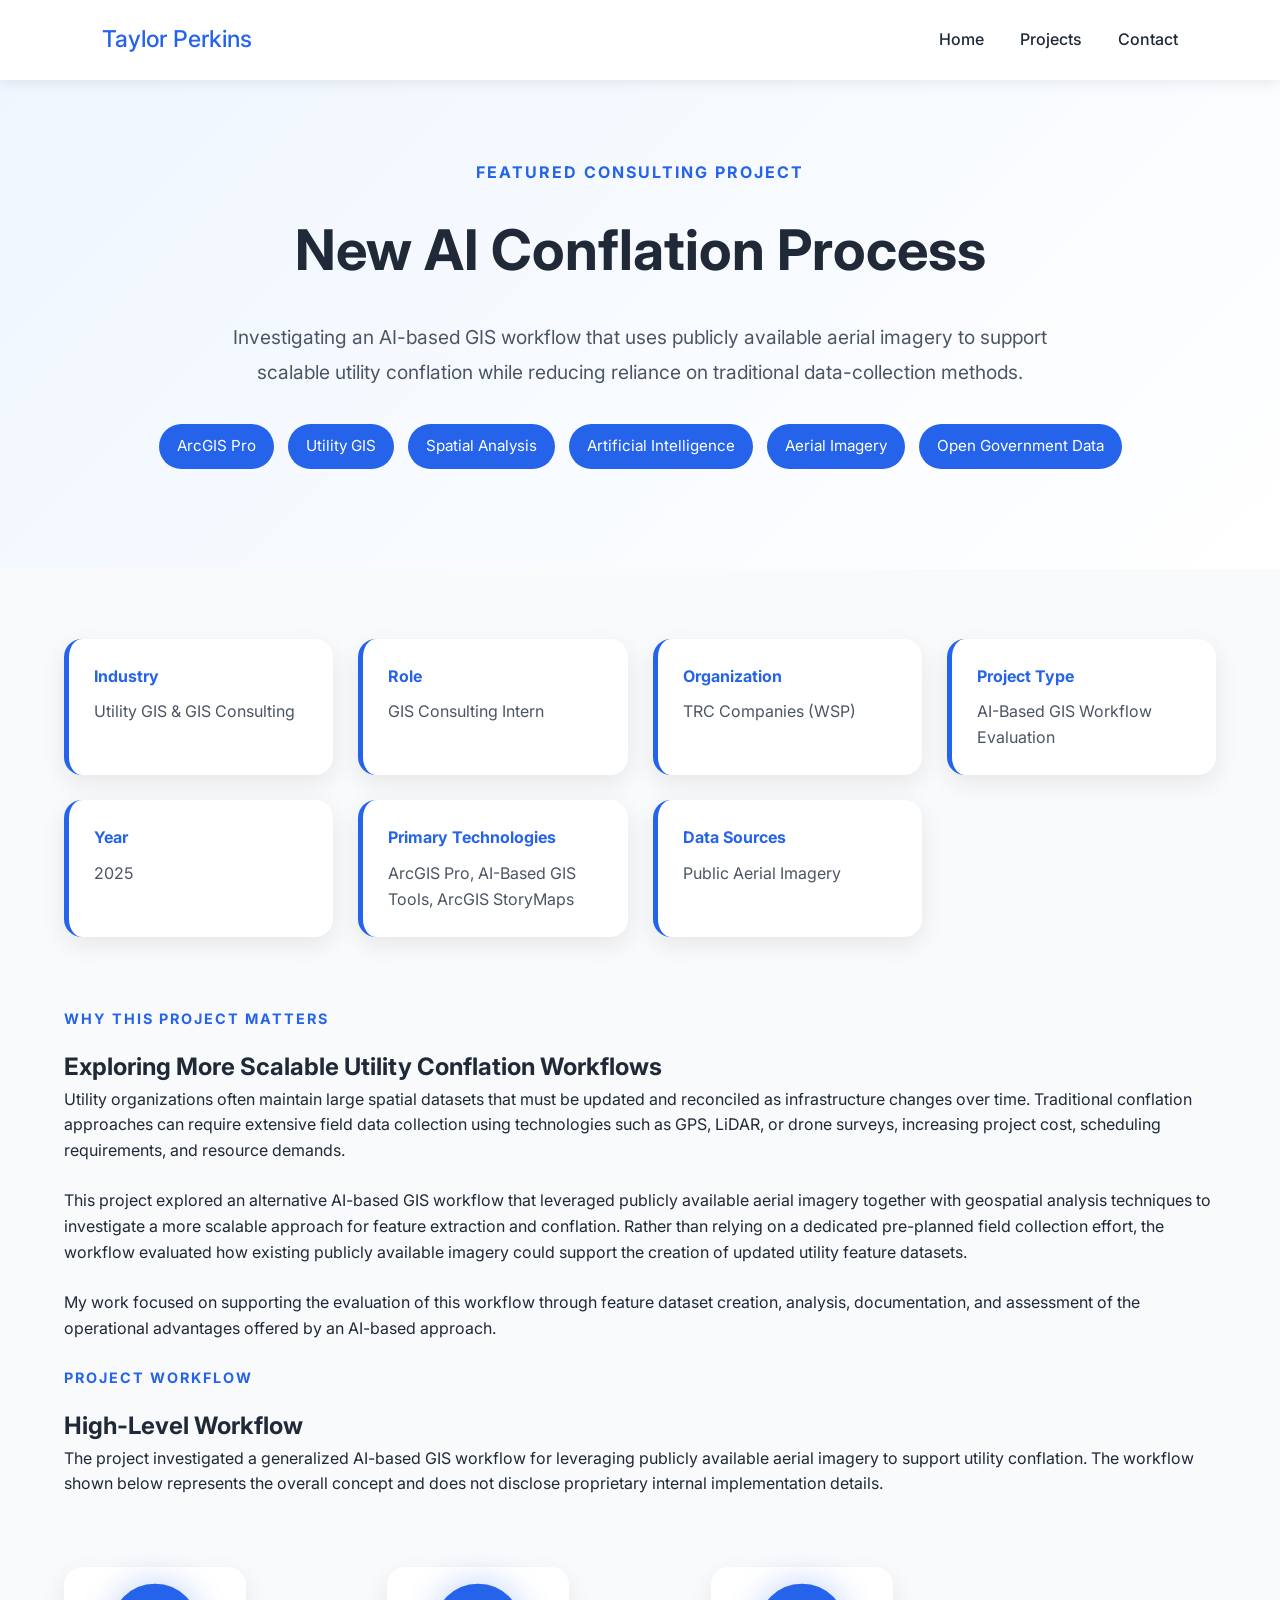
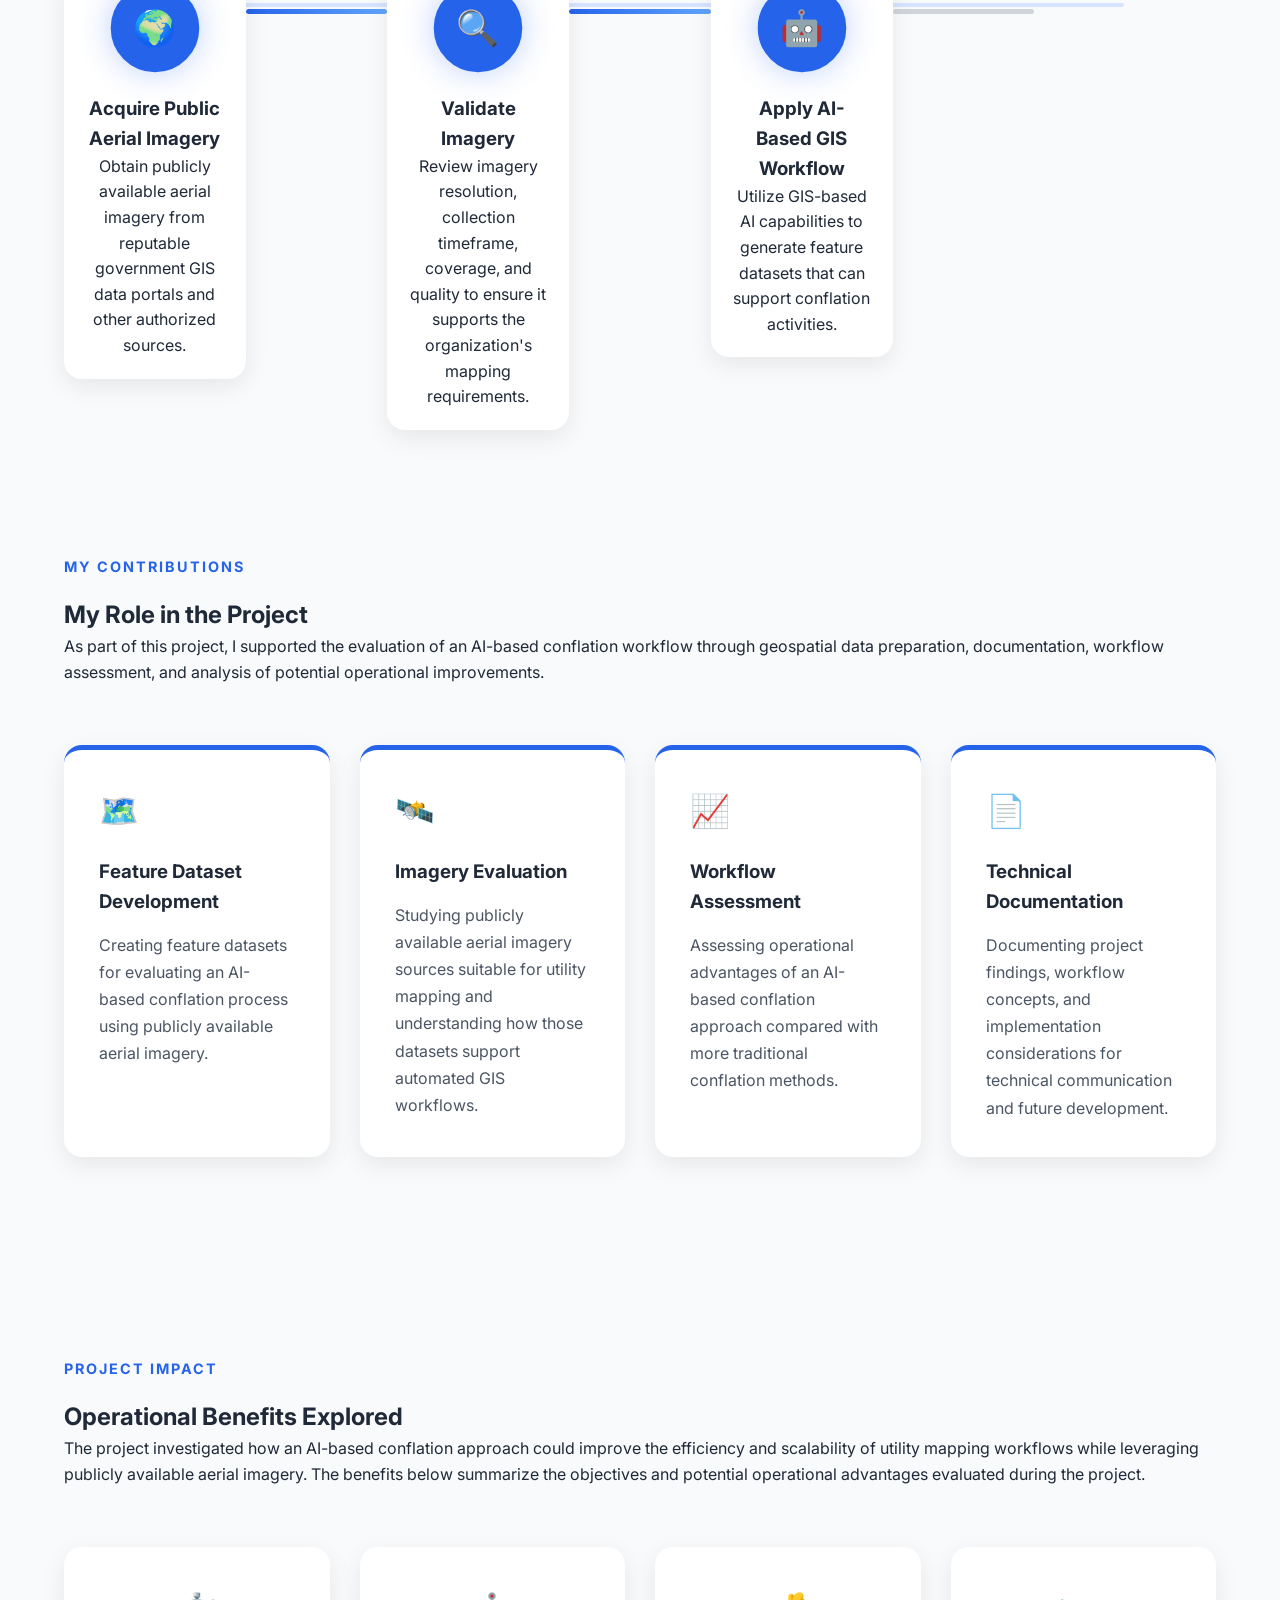
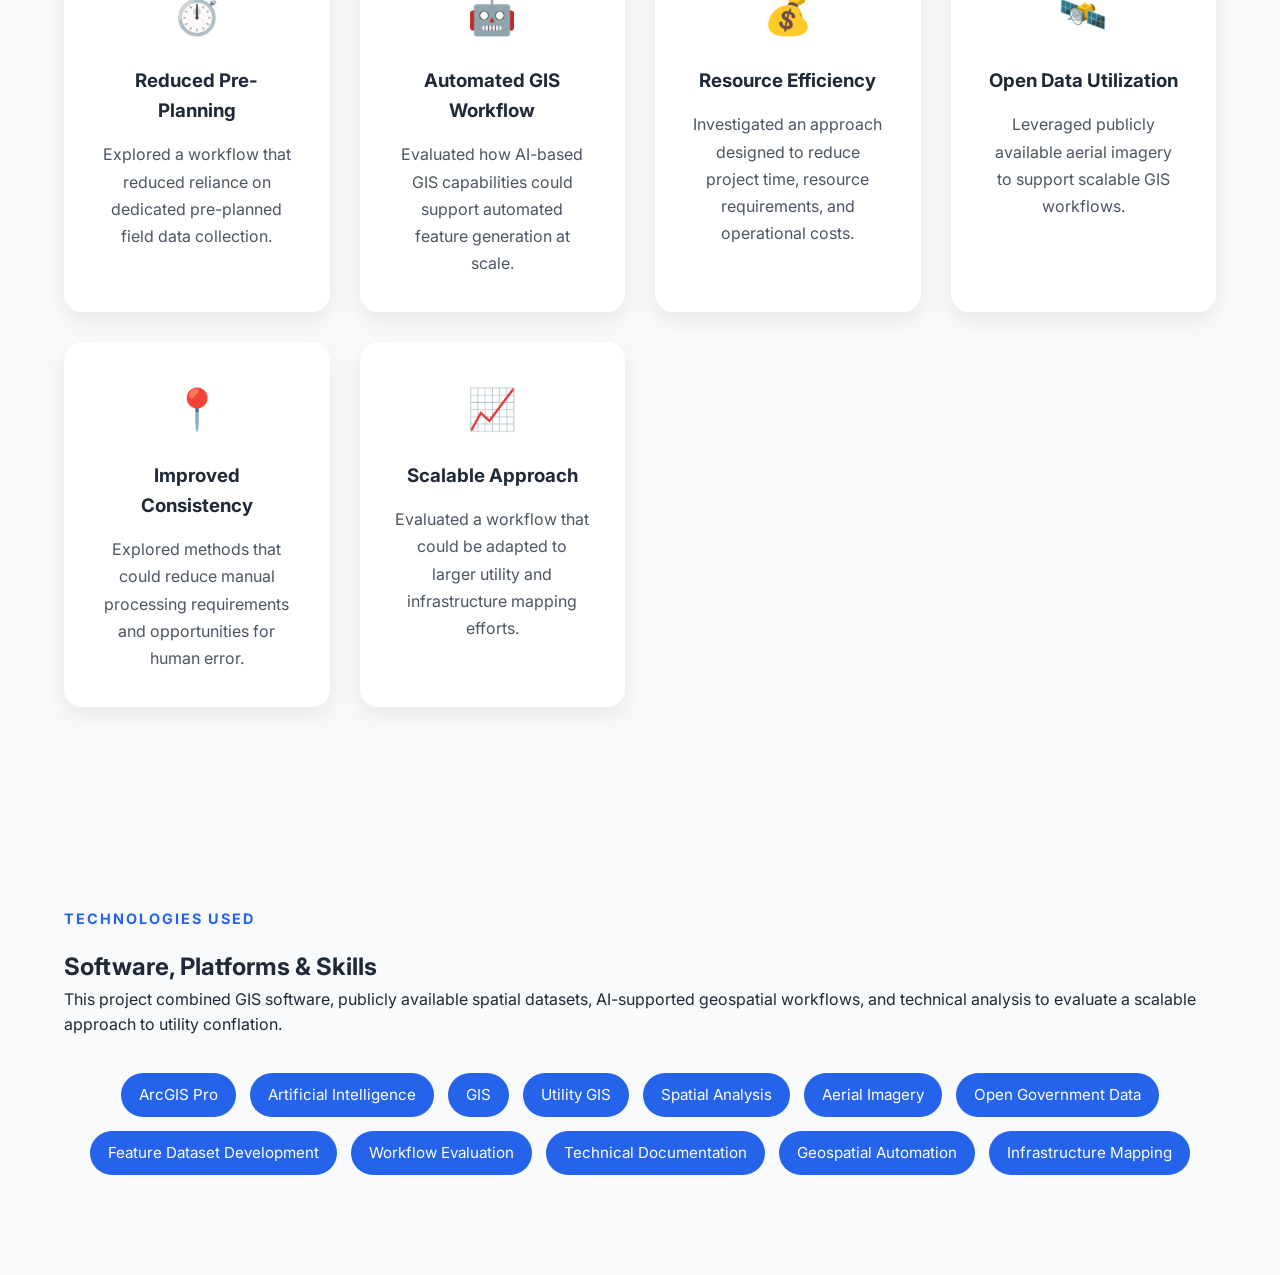
<file: projects/new-ai-conflation-process/index.html>
<!DOCTYPE html>
<html lang="en">

<head>

    <meta charset="UTF-8">

    <meta name="viewport"
          content="width=device-width, initial-scale=1.0">

    <title>New AI Conflation Process | Taylor Perkins</title>

    <link rel="preconnect"
          href="https://fonts.googleapis.com">

    <link rel="preconnect"
          href="https://fonts.gstatic.com"
          crossorigin>

    <link href="https://fonts.googleapis.com/css2?family=Inter:wght@300;400;500;600;700;800&display=swap"
          rel="stylesheet">

    <link rel="stylesheet"
          href="../../css/style.css">

</head>

<body>

<nav>

    <div class="logo">

        <a href="../../index.html">Taylor Perkins</a>

    </div>

    <ul>

        <li><a href="../../index.html">Home</a></li>

        <li><a href="../../index.html#projects">Projects</a></li>

        <li><a href="../../index.html#contact">Contact</a></li>

    </ul>

</nav>

<section class="project-hero">

    <div class="project-hero-content">

        <p class="project-category">

            Featured Consulting Project

        </p>

        <h1>

            New AI Conflation Process

        </h1>

        <p class="project-intro">

            Investigating an AI-based GIS workflow that uses publicly
            available aerial imagery to support scalable utility
            conflation while reducing reliance on traditional
            data-collection methods.

        </p>

        <div class="project-badges">

            <span>ArcGIS Pro</span>

            <span>Utility GIS</span>

            <span>Spatial Analysis</span>

            <span>Artificial Intelligence</span>

            <span>Aerial Imagery</span>

            <span>Open Government Data</span>

        </div>

    </div>

</section>

<section class="project-metadata">

    <div class="project-container">

        <div class="metadata-grid">

            <div class="metadata-card">

                <h3>Industry</h3>

                <p>Utility GIS & GIS Consulting</p>

            </div>

            <div class="metadata-card">

                <h3>Role</h3>

                <p>GIS Consulting Intern</p>

            </div>

            <div class="metadata-card">

                <h3>Organization</h3>

                <p>TRC Companies (WSP)</p>

            </div>

            <div class="metadata-card">

                <h3>Project Type</h3>

                <p>AI-Based GIS Workflow Evaluation</p>

            </div>

            <div class="metadata-card">

                <h3>Year</h3>

                <p>2025</p>

            </div>

            <div class="metadata-card">

                <h3>Primary Technologies</h3>

                <p>ArcGIS Pro, AI-Based GIS Tools, ArcGIS StoryMaps</p>

            </div>

            <div class="metadata-card">

                <h3>Data Sources</h3>

                <p>Public Aerial Imagery</p>

            </div>

        </div>

    </div>

</section>

<section class="project-overview">

    <div class="project-container">

        <p class="section-label">

            WHY THIS PROJECT MATTERS

        </p>

        <h2>

            Exploring More Scalable Utility Conflation Workflows

        </h2>

        <p class="overview-text">

            Utility organizations often maintain large spatial datasets
            that must be updated and reconciled as infrastructure changes
            over time. Traditional conflation approaches can require
            extensive field data collection using technologies such as
            GPS, LiDAR, or drone surveys, increasing project cost,
            scheduling requirements, and resource demands.

        </p>

        <p class="overview-text">

            This project explored an alternative AI-based GIS workflow
            that leveraged publicly available aerial imagery together
            with geospatial analysis techniques to investigate a more
            scalable approach for feature extraction and conflation.
            Rather than relying on a dedicated pre-planned field
            collection effort, the workflow evaluated how existing
            publicly available imagery could support the creation of
            updated utility feature datasets.

        </p>

        <p class="overview-text">

            My work focused on supporting the evaluation of this
            workflow through feature dataset creation, analysis,
            documentation, and assessment of the operational advantages
            offered by an AI-based approach.

        </p>

    </div>

</section>

<section class="project-workflow">

    <div class="project-container">

        <p class="section-label">

            PROJECT WORKFLOW

        </p>

        <h2>

            High-Level Workflow

        </h2>

        <p class="overview-text">

            The project investigated a generalized AI-based GIS workflow
            for leveraging publicly available aerial imagery to support
            utility conflation. The workflow shown below represents the
            overall concept and does not disclose proprietary internal
            implementation details.

        </p>

        <div class="workflow-timeline">

            <div class="workflow-step">

                <div class="workflow-icon">

                    🌍

                </div>

                <h3>

                    Acquire Public Aerial Imagery

                </h3>

                <p>

                    Obtain publicly available aerial imagery from
                    reputable government GIS data portals and other
                    authorized sources.

                </p>

            </div>

            <div class="timeline-connector">

                <div class="timeline-fill"></div>

            </div>

            <div class="workflow-step">

                <div class="workflow-icon">

                    🔍

                </div>

                <h3>

                    Validate Imagery

                </h3>

                <p>

                    Review imagery resolution, collection timeframe,
                    coverage, and quality to ensure it supports the
                    organization's mapping requirements.

                </p>

            </div>

            <div class="timeline-connector">

                <div class="timeline-fill"></div>

            </div>

            <div class="workflow-step">

                <div class="workflow-icon">

                    🤖

                </div>

                <h3>

                    Apply AI-Based GIS Workflow

                </h3>

                <p>

                    Utilize GIS-based AI capabilities to generate
                    feature datasets that can support conflation
                    activities.

                </p>

            </div>

            <div class="timeline-connector">

                <div class="timeline-fill"></div>

            </div>

            <div class="workflow-step">

                <div class="workflow-icon">

                    ✅

                </div>

                <h3>

                    Review & Refine

                </h3>

                <p>

                    Evaluate generated features for quality,
                    identify improvements, and refine the workflow
                    where necessary.

                </p>

            </div>

        </div>

    </div>

</section>

<section class="project-contributions">

    <div class="project-container">

        <p class="section-label">

            MY CONTRIBUTIONS

        </p>

        <h2>

            My Role in the Project

        </h2>

        <p class="overview-text">

            As part of this project, I supported the evaluation of an
            AI-based conflation workflow through geospatial data
            preparation, documentation, workflow assessment, and
            analysis of potential operational improvements.

        </p>

        <div class="contribution-grid">

            <div class="contribution-card">

                <div class="contribution-icon">🗺️</div>

                <h3>

                    Feature Dataset Development

                </h3>

                <p>

                    Creating feature datasets for evaluating an
                    AI-based conflation process using publicly
                    available aerial imagery.

                </p>

            </div>

            <div class="contribution-card">

                <div class="contribution-icon">🛰️</div>

                <h3>

                    Imagery Evaluation

                </h3>

                <p>

                    Studying publicly available aerial imagery
                    sources suitable for utility mapping and
                    understanding how those datasets support
                    automated GIS workflows.

                </p>

            </div>

            <div class="contribution-card">

                <div class="contribution-icon">📈</div>

                <h3>

                    Workflow Assessment

                </h3>

                <p>

                    Assessing operational advantages of an AI-based
                    conflation approach compared with more traditional
                    conflation methods.

                </p>

            </div>

            <div class="contribution-card">

                <div class="contribution-icon">📄</div>

                <h3>

                    Technical Documentation

                </h3>

                <p>

                    Documenting project findings, workflow concepts,
                    and implementation considerations for technical
                    communication and future development.

                </p>

            </div>

        </div>

    </div>

</section>

<section class="project-impact">

    <div class="project-container">

        <p class="section-label">

            PROJECT IMPACT

        </p>

        <h2>

            Operational Benefits Explored

        </h2>

        <p class="overview-text">

            The project investigated how an AI-based conflation approach
            could improve the efficiency and scalability of utility
            mapping workflows while leveraging publicly available aerial
            imagery. The benefits below summarize the objectives and
            potential operational advantages evaluated during the project.

        </p>

        <div class="impact-grid">

            <div class="impact-card">

                <div class="impact-icon">⏱️</div>

                <h3>

                    Reduced Pre-Planning

                </h3>

                <p>

                    Explored a workflow that reduced reliance on
                    dedicated pre-planned field data collection.

                </p>

            </div>

            <div class="impact-card">

                <div class="impact-icon">🤖</div>

                <h3>

                    Automated GIS Workflow

                </h3>

                <p>

                    Evaluated how AI-based GIS capabilities could
                    support automated feature generation at scale.

                </p>

            </div>

            <div class="impact-card">

                <div class="impact-icon">💰</div>

                <h3>

                    Resource Efficiency

                </h3>

                <p>

                    Investigated an approach designed to reduce
                    project time, resource requirements, and
                    operational costs.

                </p>

            </div>

            <div class="impact-card">

                <div class="impact-icon">🛰️</div>

                <h3>

                    Open Data Utilization

                </h3>

                <p>

                    Leveraged publicly available aerial imagery
                    to support scalable GIS workflows.

                </p>

            </div>

            <div class="impact-card">

                <div class="impact-icon">📍</div>

                <h3>

                    Improved Consistency

                </h3>

                <p>

                    Explored methods that could reduce manual
                    processing requirements and opportunities
                    for human error.

                </p>

            </div>

            <div class="impact-card">

                <div class="impact-icon">📈</div>

                <h3>

                    Scalable Approach

                </h3>

                <p>

                    Evaluated a workflow that could be adapted
                    to larger utility and infrastructure
                    mapping efforts.

                </p>

            </div>

        </div>

    </div>

</section>

<!--<section class="project-gallery">

    <div class="project-container">

        <p class="section-label">

            PROJECT GALLERY

        </p>

        <h2>

            Visual Overview

        </h2>

        <p class="overview-text">

            The images below illustrate the concepts, data sources,
            and workflow components associated with the project.
            They are intended to provide a high-level understanding
            of the methods and technologies involved without
            disclosing proprietary implementation details.

        </p>

        <div class="gallery-grid">

            <figure class="gallery-card">

                <img src="images/traditional-conflation.jpg"
                     alt="Traditional GIS Conflation">

                <figcaption>

                    Traditional conflation methods often rely on
                    dedicated field data collection using technologies
                    such as GPS, LiDAR, or drone surveys.

                </figcaption>

            </figure>

            <figure class="gallery-card">

                <img src="images/public-aerial-imagery.jpg"
                     alt="Public Aerial Imagery">

                <figcaption>

                    Publicly available aerial imagery can provide
                    high-quality geographic information suitable for
                    supporting many GIS workflows.

                </figcaption>

            </figure>

            <figure class="gallery-card">

                <img src="images/ai-gis-workflow.jpg"
                     alt="AI GIS Workflow">

                <figcaption>

                    AI-based GIS capabilities can assist with
                    generating feature datasets that support
                    conflation activities.

                </figcaption>

            </figure>

            <figure class="gallery-card">

                <img src="images/project-results.jpg"
                     alt="Project Outcome">

                <figcaption>

                    The project explored a scalable workflow that
                    leveraged publicly available imagery together
                    with AI-supported GIS analysis.

                </figcaption>

            </figure>

        </div>

    </div>

</section>-->

<section class="project-technologies">

    <div class="project-container">

        <p class="section-label">

            TECHNOLOGIES USED

        </p>

        <h2>

            Software, Platforms & Skills

        </h2>

        <p class="overview-text">

            This project combined GIS software, publicly available
            spatial datasets, AI-supported geospatial workflows,
            and technical analysis to evaluate a scalable approach
            to utility conflation.

        </p>

        <div class="tech-badges">

            <span>ArcGIS Pro</span>

            <span>Artificial Intelligence</span>

            <span>GIS</span>

            <span>Utility GIS</span>

            <span>Spatial Analysis</span>

            <span>Aerial Imagery</span>

            <span>Open Government Data</span>

            <span>Feature Dataset Development</span>

            <span>Workflow Evaluation</span>

            <span>Technical Documentation</span>

            <span>Geospatial Automation</span>

            <span>Infrastructure Mapping</span>

        </div>

    </div>

</section>

<!-- ==========================================
     IMAGE LIGHTBOX
========================================== -->

<div id="lightbox" class="lightbox">

    <span class="lightbox-close">&times;</span>

    <button class="lightbox-prev">&#10094;</button>

    <img
        class="lightbox-image"
        id="lightbox-image">

    <button class="lightbox-next">&#10095;</button>

    <p id="lightbox-caption"></p>

</div>

<script src="../../js/script.js"></script>

</body>

</html>
</file>
<file: css/style.css>
/* ========================================================= */
/* TAYLOR PERKINS PORTFOLIO WEBSITE                          */
/* Version 1.3                                               */
/* ========================================================= */



/* ========================================================= */
/* GENERAL SETTINGS                                          */
/* ========================================================= */

*{

    margin:0;

    padding:0;

    box-sizing:border-box;

}

html{

    scroll-behavior:smooth;

}

body{

    font-family:'Inter',sans-serif;

    background:#F8FAFC;

    color:#1F2937;

    line-height:1.6;

}



/* ========================================================= */
/* LINKS                                                     */
/* ========================================================= */

a{

    text-decoration:none;

    color:inherit;

}



/* ========================================================= */
/* IMAGES                                                    */
/* ========================================================= */

img{

    max-width:100%;

    display:block;

}



/* ========================================================= */
/* NAVIGATION                                                */
/* ========================================================= */

nav{

    position:fixed;

    top:0;

    left:0;

    width:100%;

    height:80px;

    background:white;

    display:flex;

    justify-content:space-between;

    align-items:center;

    padding:0 8%;

    box-shadow:0 3px 14px rgba(0,0,0,.08);

    z-index:1000;

}

.logo{

    font-size:1.45rem;

    font-weight:700;

    color:#2563EB;

}

nav ul{

    display:flex;

    list-style:none;

    gap:36px;

}

nav a{

    font-weight:500;

    transition:.25s;

}

nav a:hover{

    color:#2563EB;

}



/* =========================================================
   HERO SECTION
========================================================= */

.hero{

    min-height:100vh;

    display:flex;

    justify-content:center;

    align-items:center;

    padding:140px 10% 80px;

    position:relative;

    overflow:hidden;

    background:

        radial-gradient(
            circle at top left,
            #E0F2FE 0%,
            transparent 35%
        ),

        radial-gradient(
            circle at bottom right,
            #DBEAFE 0%,
            transparent 35%
        ),

        #F8FAFC;

}


/* Hero two-column layout */

.hero-container{

    width:100%;

    max-width:1200px;

    margin:0 auto;

    display:grid;

    grid-template-columns:1fr 2fr;

    align-items:center;

    gap:70px;

}


/* Profile photo */

.hero-photo{

    display:flex;

    justify-content:center;

    align-items:center;

}


.hero-photo img{

    width:100%;

    max-width:360px;

    aspect-ratio:1 / 1;

    object-fit:cover;

    border-radius:24px;

    box-shadow:0 16px 40px rgba(0,0,0,.12);

}


/* Hero content */

.hero-content{

    max-width:900px;

    text-align:left;

    animation:fadeIn 1.1s ease;

    transform:translateY(20px);

}


/* Name */

.hero .hero-content .hero-label{

    font-size:5rem;

}


.hero h1{

    font-size:5rem;

    font-weight:800;

    line-height:1.05;

    margin-bottom:16px;

}


/* Geospatial Developer / typing text */

#typing-text{

    color:#2563EB;

    font-size:1.45rem;

    font-weight:600;

    min-height:40px;

    margin-bottom:14px;

}


/* GIS • Mapping • Data Automation • Spatial Intelligence */

.hero-subtitle{

    font-size:1.45rem;

    font-weight:600;

    color:#374151;

    margin-bottom:24px;

}


/* Hero description */

.hero p{

    font-size:1.1rem;

    color:#4B5563;

    line-height:1.8;

    max-width:760px;

    margin:0 0 35px;

}


/* Buttons */

.hero-content .hero-buttons{

    justify-content:flex-start;

}



/* ========================================================= */
/* BUTTONS                                                   */
/* ========================================================= */

.buttons{

    display:flex;

    justify-content:center;

    gap:18px;

    margin-bottom:55px;

}

button{

    border:none;

    border-radius:12px;

    padding:15px 34px;

    cursor:pointer;

    font-size:1rem;

    font-weight:600;

    transition:.25s;

    background:#2563EB;

    color:white;

}

button:hover{

    transform:translateY(-3px);

    background:#1D4ED8;

}

.secondary{

    background:white;

    color:#2563EB;

    border:2px solid #2563EB;

}

.secondary:hover{

    color:white;

}

.buttons a{

    display:inline-block;

    text-decoration:none;

}

/* ========================================================= */
/* STATISTICS                                                */
/* ========================================================= */

.stats{

    display:grid;

    grid-template-columns:repeat(4,1fr);

    gap:20px;

    margin-top:40px;

}

.stat-card{

    background:white;

    border-radius:18px;

    padding:28px;

    box-shadow:0 8px 24px rgba(0,0,0,.08);

    transition:.3s;

}

.stat-card:hover{

    transform:translateY(-6px);

    box-shadow:0 16px 36px rgba(37,99,235,.15);

}

.stat-card h3{

    font-size:2rem;

    color:#2563EB;

    margin-bottom:8px;

}

.stat-card p{

    font-size:.95rem;

    color:#6B7280;

}

/* ========================================================= */
/* ABOUT SECTION                                             */
/* ========================================================= */

.about{

    background:white;

    padding:120px 10%;

}

.about-container{

    display:grid;

    grid-template-columns:2fr 1fr;

    gap:70px;

    align-items:start;

}

.section-label{

    color:#2563EB;

    font-size:.9rem;

    font-weight:700;

    letter-spacing:2px;

    text-transform:uppercase;

    margin-bottom:18px;

}

.about h2{

    font-size:2.8rem;

    margin-bottom:35px;

    line-height:1.2;

}

.about p{

    color:#4B5563;

    line-height:1.9;

    margin-bottom:24px;

    font-size:1.05rem;

}



/* ========================================================= */
/* PROFESSIONAL SNAPSHOT                                     */
/* ========================================================= */

.about-card{

    background:#F8FAFC;

    border-radius:18px;

    padding:35px;

    box-shadow:0 12px 32px rgba(0,0,0,.08);

    position:sticky;

    top:120px;

}

.about-card h3{

    color:#2563EB;

    margin-bottom:28px;

    font-size:1.4rem;

}

.snapshot-item{

    display:flex;

    align-items:flex-start;

    gap:14px;

    margin-bottom:24px;

    font-size:1rem;

    line-height:1.6;

}

.snapshot-item:last-child{

    margin-bottom:0;

}



/* ========================================================= */
/* SCROLL INDICATOR                                          */
/* ========================================================= */

.scroll-indicator{

    position:absolute;

    bottom:35px;

    left:50%;

    transform:translateX(-50%);

    font-size:2rem;

    color:#2563EB;

    animation:bounce 2s infinite;

}



/* ========================================================= */
/* FOOTER                                                    */
/* ========================================================= */

footer{

    background:#1F2937;

    color:white;

    text-align:center;

    padding:60px 10%;

}

.footer-content{

    max-width:900px;

    margin:auto;

}

.footer-content h3{

    font-size:2rem;

    margin-bottom:15px;

}

.footer-content p{

    color:#D1D5DB;

    margin-bottom:10px;

}

/* ========================================================= */
/* ANIMATIONS                                                */
/* ========================================================= */

@keyframes fadeIn{

    from{

        opacity:0;

        transform:translateY(30px);

    }

    to{

        opacity:1;

        transform:translateY(0);

    }

}

@keyframes bounce{

    0%,100%{

        transform:translate(-50%,0);

    }

    50%{

        transform:translate(-50%,10px);

    }

}

/* ========================================================= */
/* SCROLL REVEAL ANIMATIONS                                  */
/* ========================================================= */

.reveal{

    opacity:0;

    transform:translateY(40px);

    transition:

        opacity .8s ease,

        transform .8s ease;

}

.reveal.show{

    opacity:1;

    transform:translateY(0);

}

/* ========================================================= */
/* RESPONSIVE DESIGN                                         */
/* ========================================================= */

@media(max-width:1000px){

    .about-container{

        grid-template-columns:1fr;

    }

    .about-card{

        position:relative;

        top:0;

    }

    .stats{

        grid-template-columns:repeat(2,1fr);

    }

}

@media(max-width:700px){

    nav{

        flex-direction:column;

        height:auto;

        padding:18px;

    }

    nav ul{

        flex-wrap:wrap;

        justify-content:center;

        gap:18px;

        margin-top:15px;

    }

    .hero h1{

        font-size:2.8rem;

    }

    #typing-text{

        font-size:1.3rem;

    }

    .buttons{

        flex-direction:column;

        align-items:center;

    }

    .stats{

        grid-template-columns:1fr;

    }

    .about h2{

        font-size:2.1rem;

    }

}

/* ========================================================= */
/* FEATURED PROJECT                                          */
/* ========================================================= */

.projects{

    background:#F8FAFC;

    padding:120px 10%;

}

.projects-container{

    max-width:1200px;

    margin:auto;

}

.project-subtitle{

    color:#2563EB;

    font-size:1.15rem;

    font-weight:600;

    margin-bottom:30px;

}

.project-description{

    max-width:850px;

    color:#4B5563;

    line-height:1.9;

    font-size:1.08rem;

    margin-bottom:60px;

}

.project-grid{

    display:grid;

    grid-template-columns:repeat(2,1fr);

    gap:30px;

    margin-bottom:50px;

}

.project-card{

    background:white;

    border-radius:18px;

    padding:35px;

    box-shadow:0 10px 30px rgba(0,0,0,.08);

    transition:.3s;

}

.project-card:hover{

    transform:translateY(-8px);

    box-shadow:0 18px 40px rgba(37,99,235,.15);

}

.project-card h3{

    color:#2563EB;

    margin-bottom:18px;

    font-size:1.35rem;

}

.project-card p{

    color:#4B5563;

    line-height:1.8;

}

.project-card ul{

    padding-left:22px;

}

.project-card li{

    margin-bottom:12px;

    line-height:1.7;

    color:#4B5563;

}

/* ========================================================= */
/* TECHNOLOGY TAGS                                           */
/* ========================================================= */

.tech-list{

    display:flex;

    flex-wrap:wrap;

    gap:12px;

}

.tech-list span{

    background:#DBEAFE;

    color:#1E3A8A;

    padding:10px 16px;

    border-radius:999px;

    font-size:.92rem;

    font-weight:600;

    transition:.3s;

}

.tech-list span:hover{

    background:#2563EB;

    color:white;

}

/* ========================================================= */
/* PROJECT BUTTON                                            */
/* ========================================================= */

.projects .secondary{

    display:inline-block;

    margin-top:10px;
}

/* =========================================================
   TABLET
========================================================= */

@media(max-width:900px){

    .project-grid{

        grid-template-columns:1fr;

    }

}

/* =========================================================
   MOBILE
========================================================= */

@media(max-width:700px){

    .experience h2,
    .skills h2,
    .contact h2,
    .awards h2{

        font-size:2.1rem;

    }


    .contact-buttons{

        flex-direction:column;

        align-items:center;

    }


    /* Hero */

    .hero-container{

        grid-template-columns:1fr;

        gap:40px;

        text-align:center;

    }


    .hero-photo img{

        max-width:280px;

    }


    .hero-content{

        text-align:center;

        transform:none;

    }


    /* Name */

    .hero .hero-content .hero-label{

        font-size:2rem;

    }


    .hero h1{

        font-size:3.5rem;

        line-height:1.05;

        margin-bottom:14px;

    }


    /* Geospatial Developer */

    #typing-text{

        font-size:1.25rem;

        font-weight:600;

        min-height:35px;

        margin-bottom:10px;

    }


    /* GIS • Mapping • Data Automation • Spatial Intelligence */

    .hero-subtitle{

        font-size:1.25rem;

        font-weight:600;

        margin-bottom:20px;

    }


    /* Description */

    .hero p{

        font-size:1rem;

        line-height:1.7;

        margin-bottom:30px;

    }


    .hero-content .hero-buttons{

        justify-content:center;

    }

}

/* ===========================================
   PROJECT PAGE - GENERAL
=========================================== */

.project-container{

    width:90%;

    max-width:1200px;

    margin:auto;

}

.project-hero{

    padding:160px 0 100px;

    background:linear-gradient(135deg,#eff6ff,#ffffff);

}

.project-hero-content{

    max-width:1000px;

    margin:0 auto;

    text-align:center;

}

.project-category{

    color:#2563EB;

    font-weight:700;

    text-transform:uppercase;

    letter-spacing:2px;

    margin-bottom:20px;

}

.project-hero h1{

    font-size:3.5rem;

    margin-bottom:25px;

}

.project-intro{

    max-width:850px;

    margin-left:auto;

    margin-right:auto;

    font-size:1.2rem;

    line-height:1.8;

    color:#4B5563;

}

.project-overview,

.project-workflow,

.overview-text{

    margin-bottom:25px;

}

.project-contributions,

.project-impact,

.project-gallery,

.project-technologies{

    padding:100px 0;

}

/* ===========================================
   TECHNOLOGY BADGES
=========================================== */

.project-badges,

.tech-badges{

    display:flex;

    flex-wrap:wrap;

    justify-content:center;

    gap:14px;

    margin-top:35px;

}

.project-badges span,

.tech-badges span{

    background:#2563EB;

    color:white;

    padding:10px 18px;

    border-radius:999px;

    font-size:.95rem;

    transition:.25s;

}

.project-badges span:hover,

.tech-badges span:hover{

    transform:translateY(-3px);

    box-shadow:0 8px 18px rgba(0,0,0,.15);

}

/* ===========================================
   WORKFLOW
=========================================== */

.workflow{

    display:grid;

    grid-template-columns:repeat(4,1fr);

    gap:25px;

    align-items:start;

    margin-top:60px;

    position:relative;

}

.workflow-step{

    flex:1;

    text-align:center;

    position:relative;

    z-index:2;

}

.workflow-step{

    position:relative;

}

.workflow-step:not(:last-child)::after{

    content:"";

    position:absolute;

    top:35px;

    right:-25px;

    width:50px;

    height:4px;

    background:#2563EB;

    border-radius:4px;

    transform:scaleX(0);

    transform-origin:left;

    transition:transform .6s ease;

}

.workflow-step:hover::after{

    transform:scaleX(1);

}

.workflow-step:hover{

    transform:translateY(-10px) scale(1.03);

    box-shadow:0 18px 40px rgba(37,99,235,.18);

}

.workflow-icon{

    width:72px;

    height:72px;

    border-radius:50%;

    background:white;

    border:5px solid #2563EB;

    display:flex;

    justify-content:center;

    align-items:center;

    font-size:2rem;

    margin:0 auto 25px;

    transition:.35s;

}

.workflow-step:hover .workflow-icon{

    transform:scale(1.12);

    background:#2563EB;

    color:white;

}

.workflow-arrow{

    display:none;

}

/* ===========================================
   CONTRIBUTION CARDS
=========================================== */

.contribution-grid{

    display:grid;

    grid-template-columns:repeat(auto-fit,minmax(260px,1fr));

    gap:30px;

    margin-top:60px;

}

.contribution-card{

    background:white;

    border-radius:18px;

    padding:35px;

    box-shadow:0 8px 24px rgba(0,0,0,.08);

    transition:.3s;

    border-top:5px solid #2563EB;

}

.contribution-card:hover{

    transform:translateY(-10px);

    box-shadow:0 14px 34px rgba(0,0,0,.12);

}

.contribution-icon{

    font-size:2rem;

    margin-bottom:20px;

}

.contribution-card h3{

    margin-bottom:15px;

}

.contribution-card p{

    line-height:1.7;

    color:#4B5563;

}

/* ===========================================
   IMPACT CARDS
=========================================== */

.impact-grid{

    display:grid;

    grid-template-columns:repeat(auto-fit,minmax(260px,1fr));

    gap:30px;

    margin-top:60px;

}

.impact-card{

    background:#ffffff;

    border-radius:18px;

    padding:35px;

    text-align:center;

    box-shadow:0 8px 24px rgba(0,0,0,.08);

    transition:.3s;

}

.impact-card:hover{

    transform:translateY(-10px);

}

.impact-icon{

    font-size:2.5rem;

    margin-bottom:20px;

}

.impact-card h3{

    margin-bottom:15px;

}

.impact-card p{

    line-height:1.7;

    color:#4B5563;

}

/* ===========================================
   GALLERY
=========================================== */

.gallery-grid{

    display:grid;

    grid-template-columns:repeat(auto-fit,minmax(320px,1fr));

    gap:35px;

    margin-top:60px;

}

.gallery-card{

    background:white;

    border-radius:18px;

    overflow:hidden;

    box-shadow:0 8px 24px rgba(0,0,0,.08);

    transition:.3s;

    cursor:pointer;

}

.gallery-card:hover{

    transform:translateY(-10px);

}

.gallery-card img{

    width:100%;

    display:block;

    transition:.4s;

}

.gallery-card:hover img{

    transform:scale(1.04);

}

.gallery-card figcaption{

    padding:25px;

    line-height:1.7;

    color:#4B5563;

}

/* ===========================================
   LIGHTBOX
=========================================== */

.lightbox{

    display:none;

    position:fixed;

    z-index:9999;

    left:0;

    top:0;

    width:100%;

    height:100%;

    background:rgba(0,0,0,.92);

    justify-content:center;

    align-items:center;

    flex-direction:column;

    padding:40px;

}

.lightbox-image{

    max-width:90%;

    max-height:80vh;

    border-radius:12px;

    box-shadow:0 10px 40px rgba(0,0,0,.45);

}

.lightbox-close{

    position:absolute;

    top:25px;

    right:40px;

    color:white;

    font-size:3rem;

    cursor:pointer;

}

#lightbox-caption{

    color:white;

    margin-top:25px;

    max-width:900px;

    text-align:center;

    line-height:1.7;

}

.lightbox-prev,
.lightbox-next{

    position:absolute;

    top:50%;

    transform:translateY(-50%);

    width:58px;

    height:58px;

    border:none;

    border-radius:50%;

    background:rgba(255,255,255,.18);

    color:white;

    font-size:2rem;

    cursor:pointer;

    transition:.25s;

    backdrop-filter:blur(8px);

}

.lightbox-prev{

    left:35px;

}

.lightbox-next{

    right:35px;

}

.lightbox-prev:hover,
.lightbox-next:hover{

    background:#2563EB;

    transform:translateY(-50%) scale(1.08);

}

.lightbox-image{

    opacity:1;

    transition:opacity .35s ease;

}

.lightbox-image.fade{

    opacity:0;

}

/* ===========================================
   PROJECT METADATA
=========================================== */

.project-metadata{

    padding:70px 0;

    background:#F8FAFC;

}

.metadata-grid{

    display:grid;

    grid-template-columns:repeat(auto-fit,minmax(220px,1fr));

    gap:25px;

}

.metadata-card{

    background:white;

    border-radius:18px;

    padding:25px;

    box-shadow:0 8px 24px rgba(0,0,0,.08);

    transition:.3s;

    border-left:5px solid #2563EB;

}

.metadata-card:hover{

    transform:translateY(-8px);

    box-shadow:0 16px 36px rgba(37,99,235,.15);

}

.metadata-card h3{

    color:#2563EB;

    margin-bottom:10px;

    font-size:1rem;

}

.metadata-card p{

    line-height:1.6;

    color:#4B5563;

}

/* ===========================================
   WORKFLOW TIMELINE
=========================================== */

.workflow-timeline{

    display:flex;

    justify-content:space-between;

    align-items:flex-start;

    gap:40px;

    position:relative;

    margin-top:70px;

}

.workflow-timeline::before{

    content:"";

    position:absolute;

    top:36px;

    left:8%;

    right:8%;

    height:4px;

    background:#D6E4FF;

    border-radius:10px;

    z-index:0;

}

/* =========================================================
   EXPERIENCE SECTION
========================================================= */

.experience{

    background:white;

    padding:120px 10%;

}


.experience h2,
.skills h2,
.contact h2,
.awards h2{

    font-size:2.8rem;

    margin-bottom:50px;

}



.experience-grid{

    display:grid;

    grid-template-columns:repeat(auto-fit,minmax(300px,1fr));

    gap:35px;

}



.experience-card{

    background:#F8FAFC;

    border-radius:18px;

    padding:35px;

    box-shadow:0 8px 24px rgba(0,0,0,.08);

    transition:.3s;

    border-left:5px solid #2563EB;

}



.experience-card:hover{

    transform:translateY(-8px);

    box-shadow:0 16px 36px rgba(37,99,235,.15);

}



.experience-card h3{

    color:#2563EB;

    margin-bottom:10px;

    font-size:1.35rem;

}



.experience-card h4{

    color:#4B5563;

    margin-bottom:18px;

}



.experience-card p{

    color:#4B5563;

    line-height:1.8;

    margin-bottom:20px;

}



.experience-card ul{

    padding-left:20px;

}


.experience-card li{

    color:#4B5563;

    margin-bottom:10px;

}

/* =========================================================
   SKILLS SECTION
========================================================= */

.skills{

    background:#F8FAFC;

    padding:120px 10%;

}



.skills-container{

    display:grid;

    grid-template-columns:repeat(auto-fit,minmax(280px,1fr));

    gap:30px;

}



.skill-category{

    background:white;

    padding:35px;

    border-radius:18px;

    box-shadow:0 8px 24px rgba(0,0,0,.08);

    transition:.3s;

}



.skill-category:hover{

    transform:translateY(-8px);

}



.skill-category h3{

    color:#2563EB;

    margin:0;

}



.skill-heading{

    display:flex;

    align-items:center;

    gap:14px;

    margin-bottom:25px;

}

.skill-heading h3{

    margin:0;

}

.skill-icon{

    width:46px;

    height:46px;

    flex-shrink:0;

    display:flex;

    align-items:center;

    justify-content:center;

    background:#DBEAFE;

    color:#2563EB;

    border-radius:12px;

    transition:

        transform .3s ease,

        background .3s ease,

        color .3s ease;

}

.skill-icon svg{

    width:24px;

    height:24px;

}

.skill-category:nth-child(1) .skill-icon{
    color:#2563EB;
}

.skill-category:nth-child(2) .skill-icon{
    color:#7C3AED;
}

.skill-category:nth-child(3) .skill-icon{
    color:#059669;
}

.skill-category:nth-child(4) .skill-icon{
    color:#EA580C;
}

.skill-category:hover .skill-icon{

    transform:scale(1.08);

    background:#2563EB;

    color:white;

}



.skill-tags{

    display:flex;

    flex-wrap:wrap;

    gap:12px;

}



.skill-tags span{

    background:#DBEAFE;

    color:#1E3A8A;

    padding:10px 16px;

    border-radius:999px;

    font-weight:600;

    font-size:.9rem;

    transition:.25s;

}



.skill-tags span:hover{

    background:#2563EB;

    color:white;

}

/* =========================================================
   CONTACT SECTION
========================================================= */

.contact{

    background:white;

    padding:120px 10%;

    text-align:center;

}



.contact p{

    max-width:700px;

    margin:0 auto 40px;

    color:#4B5563;

    font-size:1.1rem;

}



.contact-buttons{

    display:flex;

    justify-content:center;

    flex-wrap:wrap;

    gap:20px;

}



.contact-button{

    background:#2563EB;

    color:white;

    padding:15px 30px;

    border-radius:12px;

    font-weight:600;

    transition:.25s;

}



.contact-button:hover{

    transform:translateY(-5px);

    background:#1D4ED8;

}

/* =========================================================
   AWARDS SECTION
========================================================= */

.awards{

    background:#F8FAFC;

    padding:120px 10%;

}

.awards-instruction{

    color:#6B7280;

    margin-top:-30px;

    margin-bottom:40px;

    font-size:1rem;

}

.award-grid{

    display:grid;

    grid-template-columns:repeat(auto-fit,minmax(280px,1fr));

    gap:30px;

}



.award-card{

    background:white;

    padding:35px;

    border-radius:18px;

    box-shadow:0 8px 24px rgba(0,0,0,.08);

    transition:.3s;

}



.award-card:hover{

    transform:translateY(-8px);

    box-shadow:0 16px 36px rgba(37,99,blue,.15);

}



.award-card h3{

    color:#2563EB;

    margin-bottom:15px;

}



.award-card p{

    color:#4B5563;

    line-height:1.8;

}

.award-image{

    width:100%;

    height:180px;

    overflow:hidden;

    border-radius:12px;

    margin-bottom:25px;

    background:#F8FAFC;

}

.award-image img{

    width:100%;

    height:100%;

    object-fit:cover;

}

.award-placeholder{

    display:flex;

    align-items:center;

    justify-content:center;

    border:2px dashed #CBD5E1;

    color:#64748B;

    font-weight:600;

}

.award-content h3{

    margin-bottom:10px;

}

.award-organization{

    color:#2563EB !important;

    font-weight:600;

    font-size:.95rem;

    margin-bottom:12px !important;

}

/* =========================================================
   FEATURED ARTICLE
========================================================= */

.article-feature{

    width:90%;

    max-width:1100px;

    margin:70px auto 0;

    background:white;

    border-radius:18px;

    padding:45px;

    box-shadow:0 8px 24px rgba(0,0,0,.08);

    text-align:center;

}

.article-feature-content{

    max-width:950px;

    margin:auto;

}

.article-label{

    color:#2563EB;

    font-size:.9rem;

    font-weight:700;

    letter-spacing:2px;

    text-transform:uppercase;

    margin-bottom:12px;

}

.article-feature h3{

    color:#2563EB;

    font-size:1.7rem;

    margin-bottom:12px;

}

.article-feature p{

    color:#4B5563;

    line-height:1.7;

    margin-bottom:25px;

}

.article-feature-image{

    width:100%;

    max-height:600px;

    object-fit:contain;

    margin:0 auto 25px;

    border-radius:12px;

    cursor:pointer;

}

.article-link{

    display:inline-block;

    background:#2563EB;

    color:white;

    padding:13px 26px;

    border-radius:12px;

    font-weight:600;

    transition:.25s;

}

.article-link:hover{

    background:#1D4ED8;

    transform:translateY(-3px);

}

/* ==========================================
   AWARDS IMAGE LIGHTBOX
========================================== */

.award-lightbox{

    display:none;

    position:fixed;

    z-index:9999;

    inset:0;

    background:rgba(0,0,0,.92);

    justify-content:center;

    align-items:center;

    padding:40px;

}

.award-lightbox-content{

    display:flex;

    flex-direction:column;

    align-items:center;

    max-width:90%;

    max-height:90vh;

}

.award-lightbox-image{

    max-width:100%;

    max-height:80vh;

    object-fit:contain;

    border-radius:10px;

    box-shadow:0 10px 40px rgba(0,0,0,.45);

}

.award-lightbox-close{

    position:absolute;

    top:25px;

    left:30px;

    width:55px;

    height:55px;

    border:none;

    border-radius:50%;

    background:rgba(255,255,255,.18);

    color:white;

    font-size:2rem;

    display:flex;

    align-items:center;

    justify-content:center;

    cursor:pointer;

    transition:.25s;

}

.award-lightbox-close:hover{

    background:#2563EB;

    transform:scale(1.08);

}

.award-lightbox-link{

    display:none;

    margin-top:20px;

    padding:12px 22px;

    background:#2563EB;

    color:white;

    border-radius:10px;

    font-weight:600;

    transition:.25s;

}

.award-lightbox-link:hover{

    background:#1D4ED8;

    transform:translateY(-3px);

}

/* ==========================================
   ANIMATED WORKFLOW TIMELINE
========================================== */

.workflow-timeline{

    display:flex;

    align-items:flex-start;

    justify-content:space-between;

    gap:0;

    position:relative;

    margin-top:70px;

}

.timeline-connector{

    flex:1;

    height:5px;

    background:#D1D5DB;

    margin-top:42px;

    border-radius:999px;

    overflow:hidden;

    position:relative;

}

.timeline-fill{

    width:0;

    height:100%;

    background:linear-gradient(90deg,#2563EB,#60A5FA);

    border-radius:999px;

    transition:width .8s ease;

}

.workflow-step{

    max-width:240px;

    padding:20px;

    text-align:center;

    background:white;

    border-radius:18px;

    box-shadow:0 8px 24px rgba(0,0,0,.08);

    opacity:0;

    transform:translateY(40px);

    transition:

        opacity .7s ease,

        transform .35s ease,

        box-shadow .35s ease;

}

.workflow-step.show{

    opacity:1;

    transform:translateY(0);

}

.workflow-icon{

    width:82px;

    height:82px;

    margin:auto;

    margin-bottom:25px;

    border-radius:50%;

    background:white;

    border:4px solid #2563EB;

    display:flex;

    justify-content:center;

    align-items:center;

    font-size:2rem;

    box-shadow:0 10px 25px rgba(0,0,0,.08);

    transition:.45s;

}

.workflow-icon{

    width:82px;

    height:82px;

    margin:auto;

    margin-bottom:25px;

    border-radius:50%;

    background:white;

    border:4px solid #2563EB;

    display:flex;

    justify-content:center;

    align-items:center;

    font-size:2rem;

    box-shadow:0 10px 25px rgba(0,0,0,.08);

    transform:scale(.75);

    transition:

        transform .45s ease,

        box-shadow .45s ease;

}

.workflow-icon.active{

    transform:scale(1.08);

    background:#2563EB;

    color:white;

    box-shadow:0 0 30px rgba(37,99,235,.30);

}
</file>
